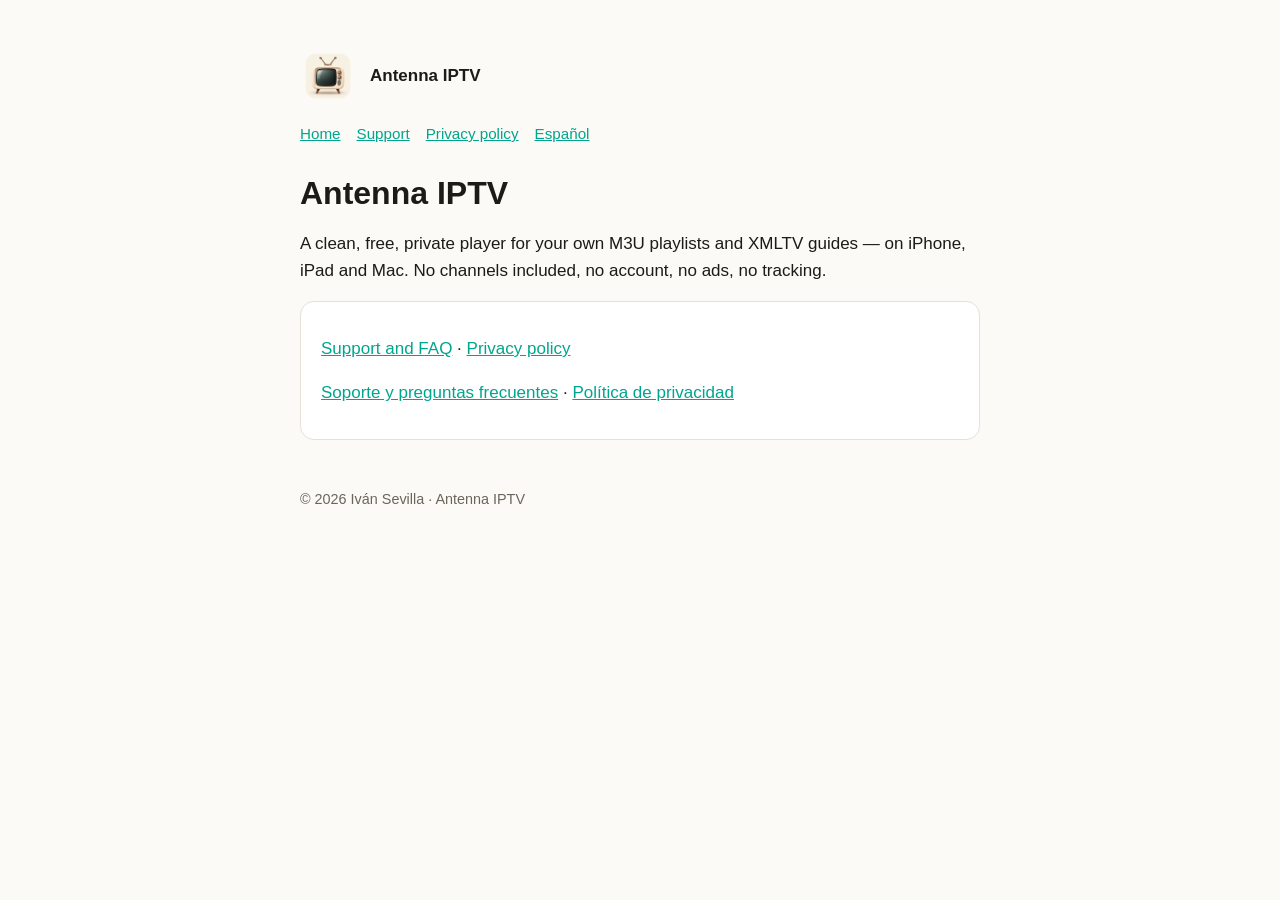
<file: index.html>
<!doctype html>
<html lang="en">
<head>
<meta charset="utf-8">
<meta name="viewport" content="width=device-width,initial-scale=1">
<title>Antenna IPTV</title>
<link rel="icon" href="icon.png">
<link rel="stylesheet" href="style.css">
</head>
<body>
<main>
<header class="top"><img src="icon.png" alt="Antenna IPTV"><strong>Antenna IPTV</strong></header>
<nav><a href="index.html">Home</a><a href="support.html">Support</a><a href="privacy.html">Privacy policy</a><a href="privacy-es.html" lang="es">Español</a></nav>

<h1>Antenna IPTV</h1>
<p>A clean, free, private player for your own M3U playlists and XMLTV guides — on iPhone, iPad and Mac. No channels included, no account, no ads, no tracking.</p>
<div class="card"><p><a href="support.html">Support and FAQ</a> · <a href="privacy.html">Privacy policy</a></p>
<p lang="es"><a href="support-es.html">Soporte y preguntas frecuentes</a> · <a href="privacy-es.html">Política de privacidad</a></p></div>

<footer>© 2026 Iván Sevilla · Antenna IPTV</footer>
</main>
</body>
</html>
</file>
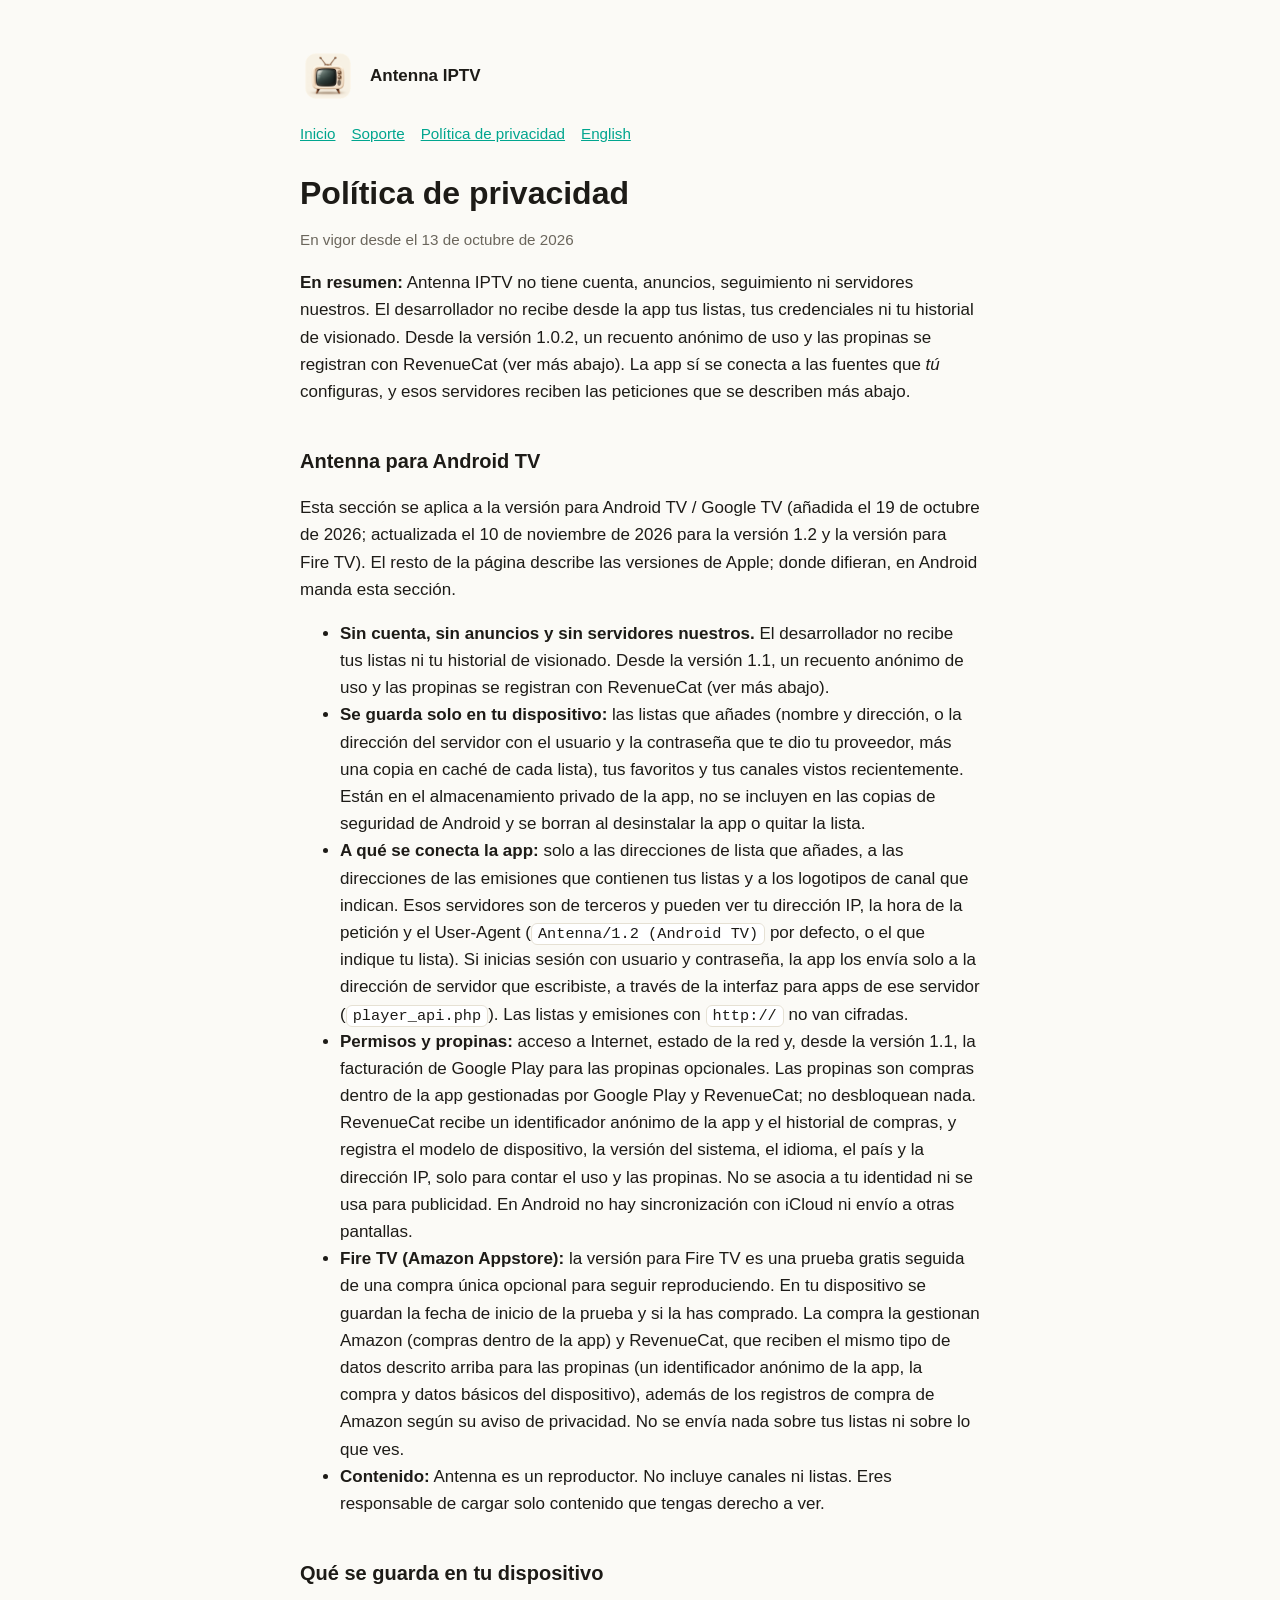
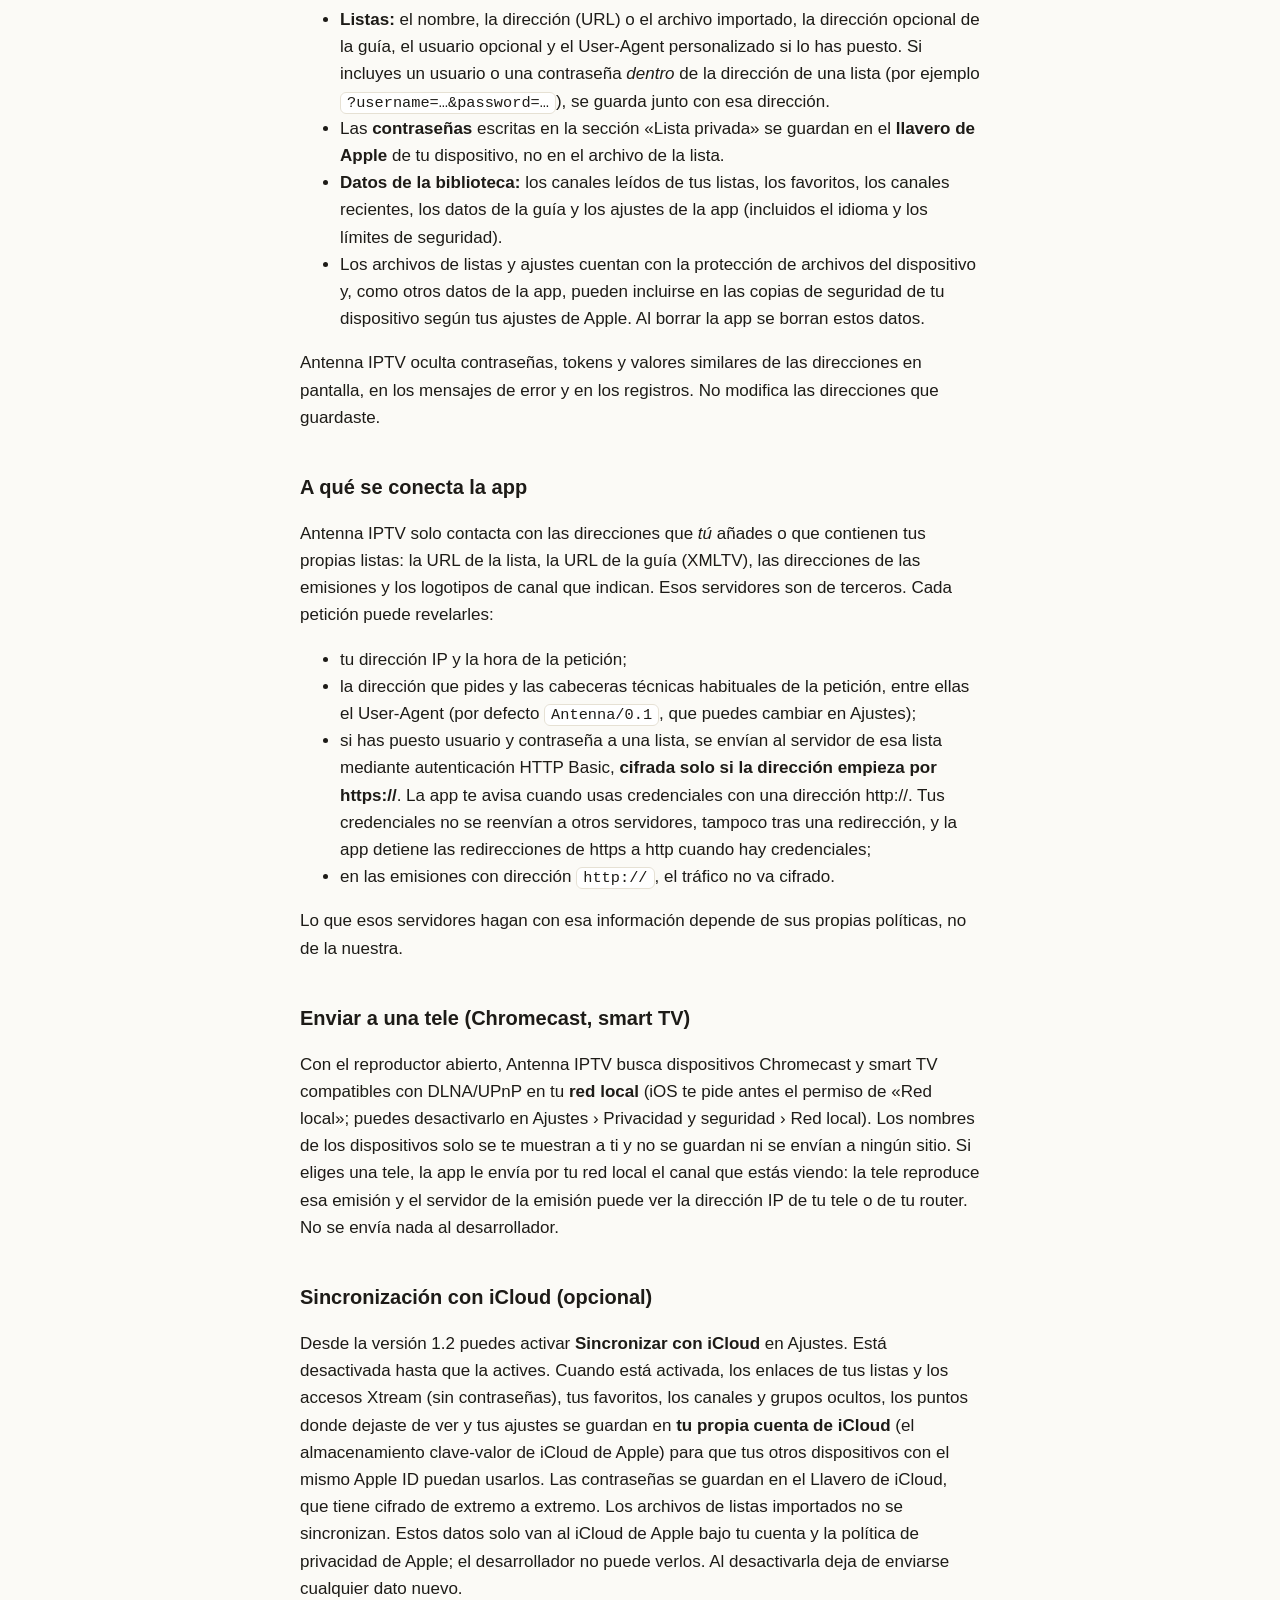
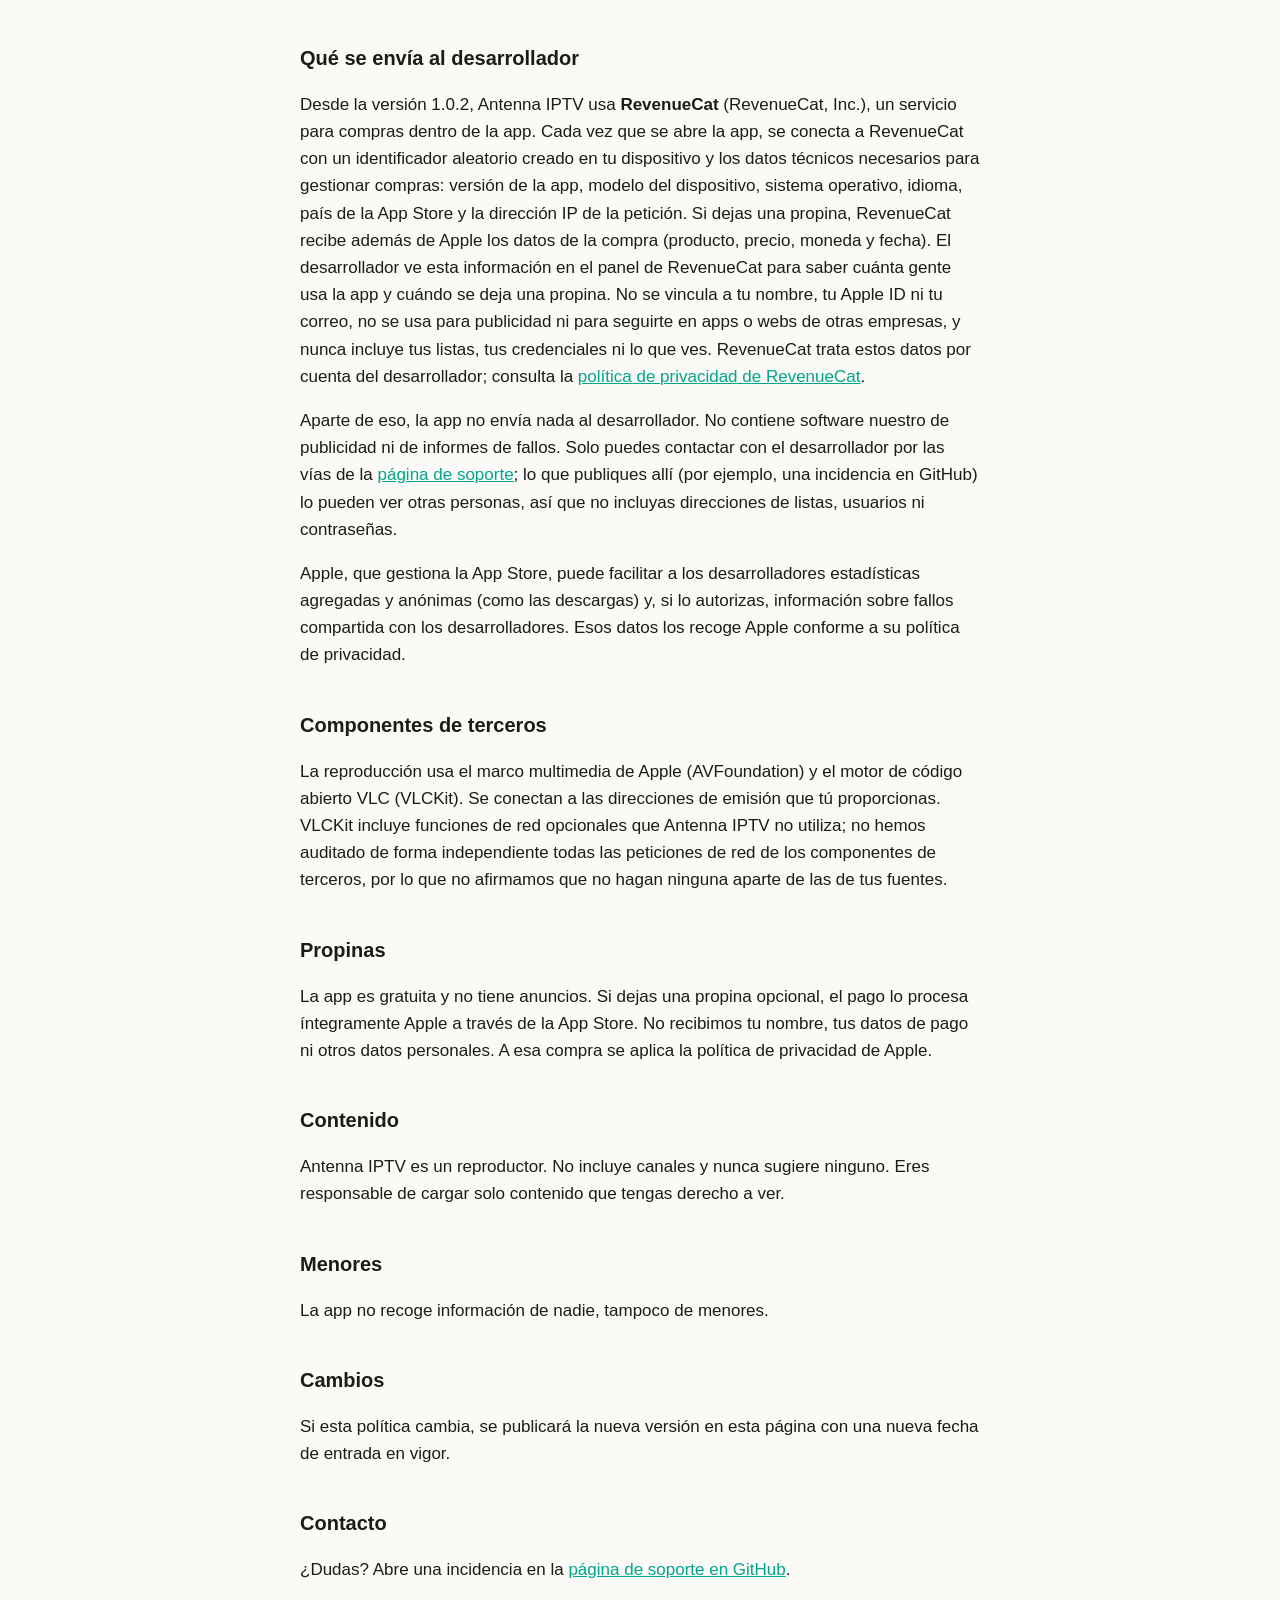
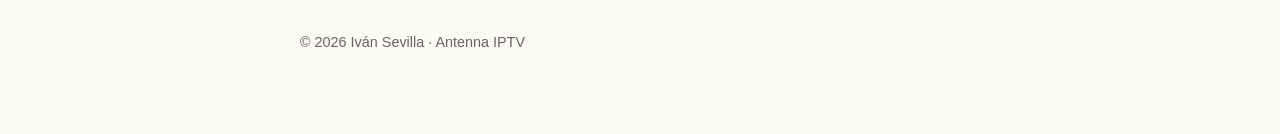
<file: privacy-es.html>
<!doctype html>
<html lang="es">
<head>
<meta charset="utf-8">
<meta name="viewport" content="width=device-width,initial-scale=1">
<title>Antenna IPTV – Política de privacidad</title>
<link rel="icon" href="icon.png">
<link rel="stylesheet" href="style.css">
</head>
<body>
<main>
<header class="top"><img src="icon.png" alt="Antenna IPTV"><strong>Antenna IPTV</strong></header>
<nav><a href="index.html">Inicio</a><a href="support-es.html">Soporte</a><a href="privacy-es.html">Política de privacidad</a><a href="privacy.html" lang="en">English</a></nav>

<h1>Política de privacidad</h1>
<p class="muted">En vigor desde el 13 de octubre de 2026</p>
<p><strong>En resumen:</strong> Antenna IPTV no tiene cuenta, anuncios, seguimiento ni servidores nuestros. El desarrollador no recibe desde la app tus listas, tus credenciales ni tu historial de visionado. Desde la versión 1.0.2, un recuento anónimo de uso y las propinas se registran con RevenueCat (ver más abajo). La app sí se conecta a las fuentes que <em>tú</em> configuras, y esos servidores reciben las peticiones que se describen más abajo.</p>

<h2>Antenna para Android TV</h2>
<p>Esta sección se aplica a la versión para Android TV / Google TV (añadida el 19 de octubre de 2026; actualizada el 10 de noviembre de 2026 para la versión 1.2 y la versión para Fire TV). El resto de la página describe las versiones de Apple; donde difieran, en Android manda esta sección.</p>
<ul>
<li><strong>Sin cuenta, sin anuncios y sin servidores nuestros.</strong> El desarrollador no recibe tus listas ni tu historial de visionado. Desde la versión 1.1, un recuento anónimo de uso y las propinas se registran con RevenueCat (ver más abajo).</li>
<li><strong>Se guarda solo en tu dispositivo:</strong> las listas que añades (nombre y dirección, o la dirección del servidor con el usuario y la contraseña que te dio tu proveedor, más una copia en caché de cada lista), tus favoritos y tus canales vistos recientemente. Están en el almacenamiento privado de la app, no se incluyen en las copias de seguridad de Android y se borran al desinstalar la app o quitar la lista.</li>
<li><strong>A qué se conecta la app:</strong> solo a las direcciones de lista que añades, a las direcciones de las emisiones que contienen tus listas y a los logotipos de canal que indican. Esos servidores son de terceros y pueden ver tu dirección IP, la hora de la petición y el User-Agent (<code>Antenna/1.2 (Android TV)</code> por defecto, o el que indique tu lista). Si inicias sesión con usuario y contraseña, la app los envía solo a la dirección de servidor que escribiste, a través de la interfaz para apps de ese servidor (<code>player_api.php</code>). Las listas y emisiones con <code>http://</code> no van cifradas.</li>
<li><strong>Permisos y propinas:</strong> acceso a Internet, estado de la red y, desde la versión 1.1, la facturación de Google Play para las propinas opcionales. Las propinas son compras dentro de la app gestionadas por Google Play y RevenueCat; no desbloquean nada. RevenueCat recibe un identificador anónimo de la app y el historial de compras, y registra el modelo de dispositivo, la versión del sistema, el idioma, el país y la dirección IP, solo para contar el uso y las propinas. No se asocia a tu identidad ni se usa para publicidad. En Android no hay sincronización con iCloud ni envío a otras pantallas.</li>
<li><strong>Fire TV (Amazon Appstore):</strong> la versión para Fire TV es una prueba gratis seguida de una compra única opcional para seguir reproduciendo. En tu dispositivo se guardan la fecha de inicio de la prueba y si la has comprado. La compra la gestionan Amazon (compras dentro de la app) y RevenueCat, que reciben el mismo tipo de datos descrito arriba para las propinas (un identificador anónimo de la app, la compra y datos básicos del dispositivo), además de los registros de compra de Amazon según su aviso de privacidad. No se envía nada sobre tus listas ni sobre lo que ves.</li>
<li><strong>Contenido:</strong> Antenna es un reproductor. No incluye canales ni listas. Eres responsable de cargar solo contenido que tengas derecho a ver.</li>
</ul>

<h2>Qué se guarda en tu dispositivo</h2>
<ul>
<li><strong>Listas:</strong> el nombre, la dirección (URL) o el archivo importado, la dirección opcional de la guía, el usuario opcional y el User-Agent personalizado si lo has puesto. Si incluyes un usuario o una contraseña <em>dentro</em> de la dirección de una lista (por ejemplo <code>?username=…&amp;password=…</code>), se guarda junto con esa dirección.</li>
<li>Las <strong>contraseñas</strong> escritas en la sección «Lista privada» se guardan en el <strong>llavero de Apple</strong> de tu dispositivo, no en el archivo de la lista.</li>
<li><strong>Datos de la biblioteca:</strong> los canales leídos de tus listas, los favoritos, los canales recientes, los datos de la guía y los ajustes de la app (incluidos el idioma y los límites de seguridad).</li>
<li>Los archivos de listas y ajustes cuentan con la protección de archivos del dispositivo y, como otros datos de la app, pueden incluirse en las copias de seguridad de tu dispositivo según tus ajustes de Apple. Al borrar la app se borran estos datos.</li>
</ul>
<p>Antenna IPTV oculta contraseñas, tokens y valores similares de las direcciones en pantalla, en los mensajes de error y en los registros. No modifica las direcciones que guardaste.</p>

<h2>A qué se conecta la app</h2>
<p>Antenna IPTV solo contacta con las direcciones que <em>tú</em> añades o que contienen tus propias listas: la URL de la lista, la URL de la guía (XMLTV), las direcciones de las emisiones y los logotipos de canal que indican. Esos servidores son de terceros. Cada petición puede revelarles:</p>
<ul>
<li>tu dirección IP y la hora de la petición;</li>
<li>la dirección que pides y las cabeceras técnicas habituales de la petición, entre ellas el User-Agent (por defecto <code>Antenna/0.1</code>, que puedes cambiar en Ajustes);</li>
<li>si has puesto usuario y contraseña a una lista, se envían al servidor de esa lista mediante autenticación HTTP Basic, <strong>cifrada solo si la dirección empieza por https://</strong>. La app te avisa cuando usas credenciales con una dirección http://. Tus credenciales no se reenvían a otros servidores, tampoco tras una redirección, y la app detiene las redirecciones de https a http cuando hay credenciales;</li>
<li>en las emisiones con dirección <code>http://</code>, el tráfico no va cifrado.</li>
</ul>
<p>Lo que esos servidores hagan con esa información depende de sus propias políticas, no de la nuestra.</p>

<h2>Enviar a una tele (Chromecast, smart TV)</h2>
<p>Con el reproductor abierto, Antenna IPTV busca dispositivos Chromecast y smart TV compatibles con DLNA/UPnP en tu <strong>red local</strong> (iOS te pide antes el permiso de «Red local»; puedes desactivarlo en Ajustes › Privacidad y seguridad › Red local). Los nombres de los dispositivos solo se te muestran a ti y no se guardan ni se envían a ningún sitio. Si eliges una tele, la app le envía por tu red local el canal que estás viendo: la tele reproduce esa emisión y el servidor de la emisión puede ver la dirección IP de tu tele o de tu router. No se envía nada al desarrollador.</p>

<h2>Sincronización con iCloud (opcional)</h2>
<p>Desde la versión 1.2 puedes activar <strong>Sincronizar con iCloud</strong> en Ajustes. Está desactivada hasta que la actives. Cuando está activada, los enlaces de tus listas y los accesos Xtream (sin contraseñas), tus favoritos, los canales y grupos ocultos, los puntos donde dejaste de ver y tus ajustes se guardan en <strong>tu propia cuenta de iCloud</strong> (el almacenamiento clave-valor de iCloud de Apple) para que tus otros dispositivos con el mismo Apple ID puedan usarlos. Las contraseñas se guardan en el Llavero de iCloud, que tiene cifrado de extremo a extremo. Los archivos de listas importados no se sincronizan. Estos datos solo van al iCloud de Apple bajo tu cuenta y la política de privacidad de Apple; el desarrollador no puede verlos. Al desactivarla deja de enviarse cualquier dato nuevo.</p>

<h2>Qué se envía al desarrollador</h2>
<p>Desde la versión 1.0.2, Antenna IPTV usa <strong>RevenueCat</strong> (RevenueCat, Inc.), un servicio para compras dentro de la app. Cada vez que se abre la app, se conecta a RevenueCat con un identificador aleatorio creado en tu dispositivo y los datos técnicos necesarios para gestionar compras: versión de la app, modelo del dispositivo, sistema operativo, idioma, país de la App Store y la dirección IP de la petición. Si dejas una propina, RevenueCat recibe además de Apple los datos de la compra (producto, precio, moneda y fecha). El desarrollador ve esta información en el panel de RevenueCat para saber cuánta gente usa la app y cuándo se deja una propina. No se vincula a tu nombre, tu Apple ID ni tu correo, no se usa para publicidad ni para seguirte en apps o webs de otras empresas, y nunca incluye tus listas, tus credenciales ni lo que ves. RevenueCat trata estos datos por cuenta del desarrollador; consulta la <a href="https://www.revenuecat.com/privacy">política de privacidad de RevenueCat</a>.</p>
<p>Aparte de eso, la app no envía nada al desarrollador. No contiene software nuestro de publicidad ni de informes de fallos. Solo puedes contactar con el desarrollador por las vías de la <a href="support-es.html">página de soporte</a>; lo que publiques allí (por ejemplo, una incidencia en GitHub) lo pueden ver otras personas, así que no incluyas direcciones de listas, usuarios ni contraseñas.</p>
<p>Apple, que gestiona la App Store, puede facilitar a los desarrolladores estadísticas agregadas y anónimas (como las descargas) y, si lo autorizas, información sobre fallos compartida con los desarrolladores. Esos datos los recoge Apple conforme a su política de privacidad.</p>

<h2>Componentes de terceros</h2>
<p>La reproducción usa el marco multimedia de Apple (AVFoundation) y el motor de código abierto VLC (VLCKit). Se conectan a las direcciones de emisión que tú proporcionas. VLCKit incluye funciones de red opcionales que Antenna IPTV no utiliza; no hemos auditado de forma independiente todas las peticiones de red de los componentes de terceros, por lo que no afirmamos que no hagan ninguna aparte de las de tus fuentes.</p>

<h2>Propinas</h2>
<p>La app es gratuita y no tiene anuncios. Si dejas una propina opcional, el pago lo procesa íntegramente Apple a través de la App Store. No recibimos tu nombre, tus datos de pago ni otros datos personales. A esa compra se aplica la política de privacidad de Apple.</p>

<h2>Contenido</h2>
<p>Antenna IPTV es un reproductor. No incluye canales y nunca sugiere ninguno. Eres responsable de cargar solo contenido que tengas derecho a ver.</p>

<h2>Menores</h2>
<p>La app no recoge información de nadie, tampoco de menores.</p>

<h2>Cambios</h2>
<p>Si esta política cambia, se publicará la nueva versión en esta página con una nueva fecha de entrada en vigor.</p>

<h2>Contacto</h2>
<p>¿Dudas? Abre una incidencia en la <a href="https://github.com/ivansevilla99/antenna-support/issues">página de soporte en GitHub</a>.</p>

<footer>© 2026 Iván Sevilla · Antenna IPTV</footer>
</main>
</body>
</html>
</file>
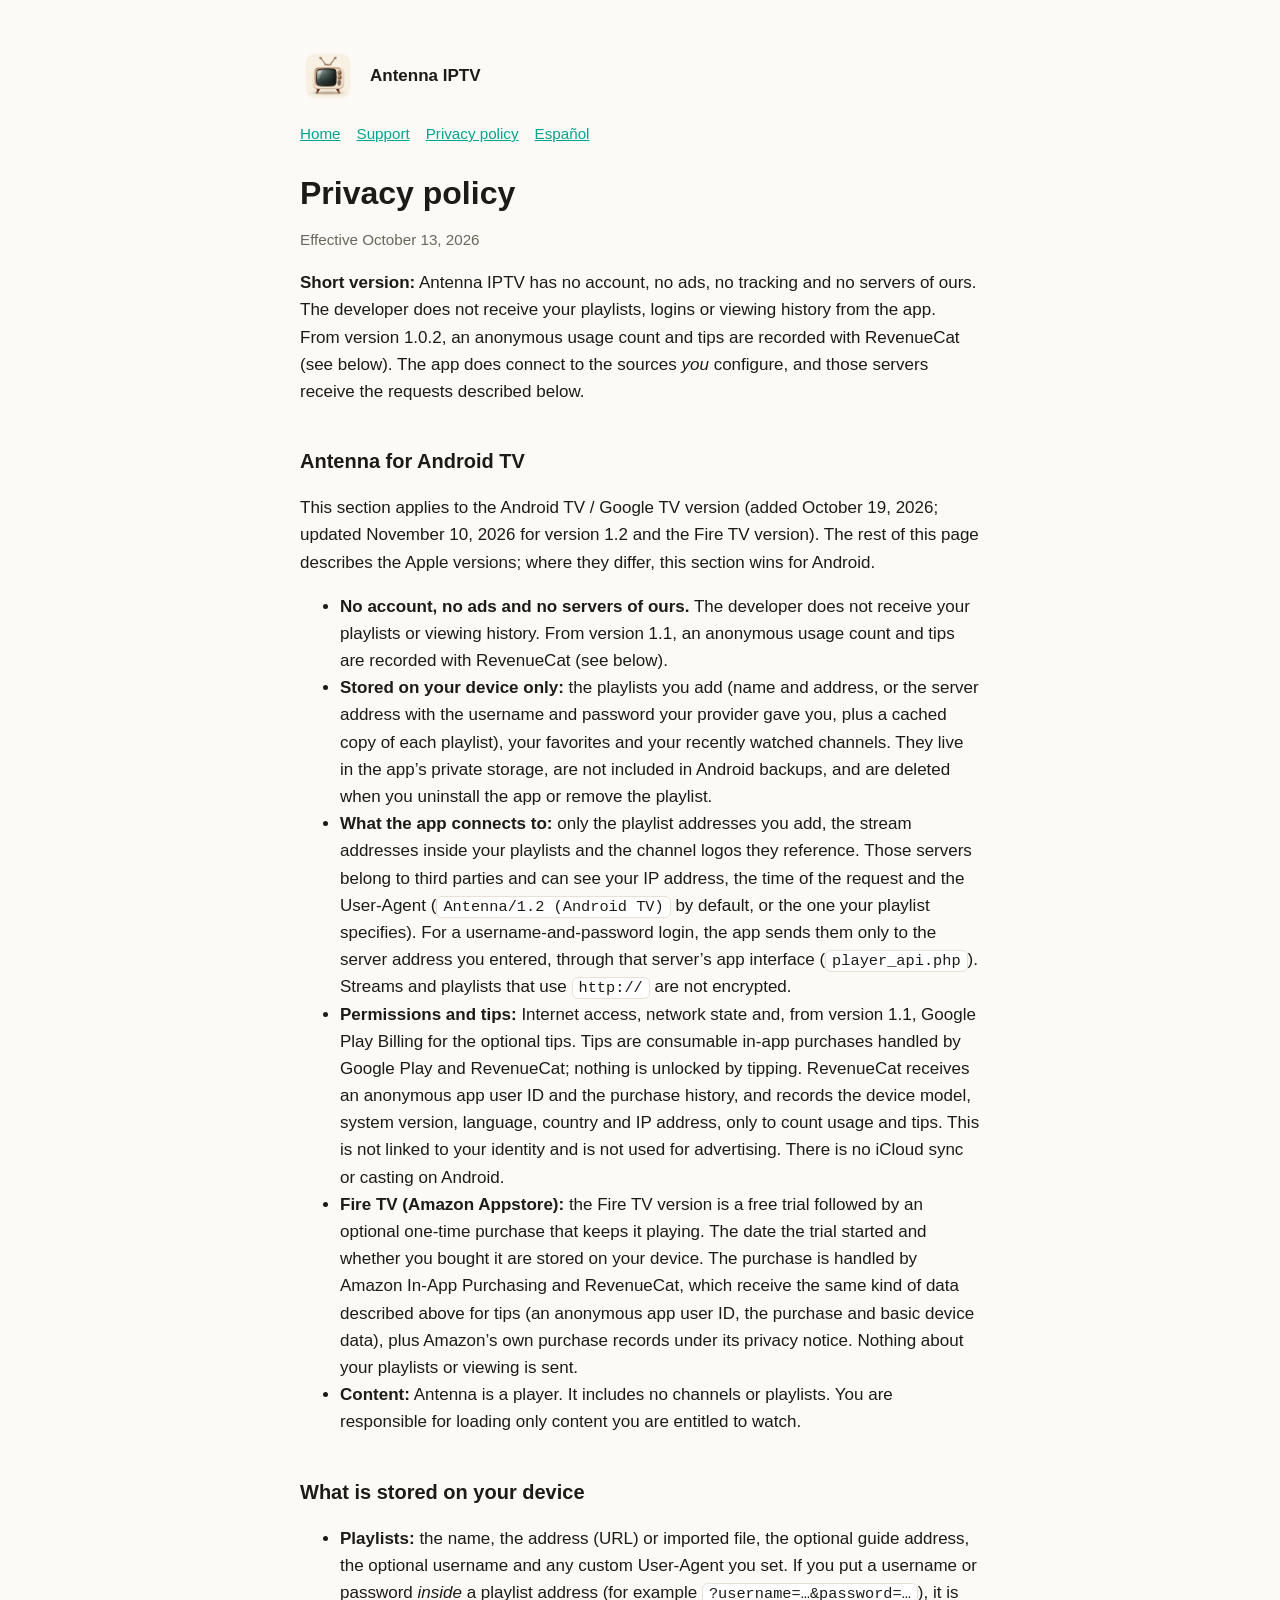
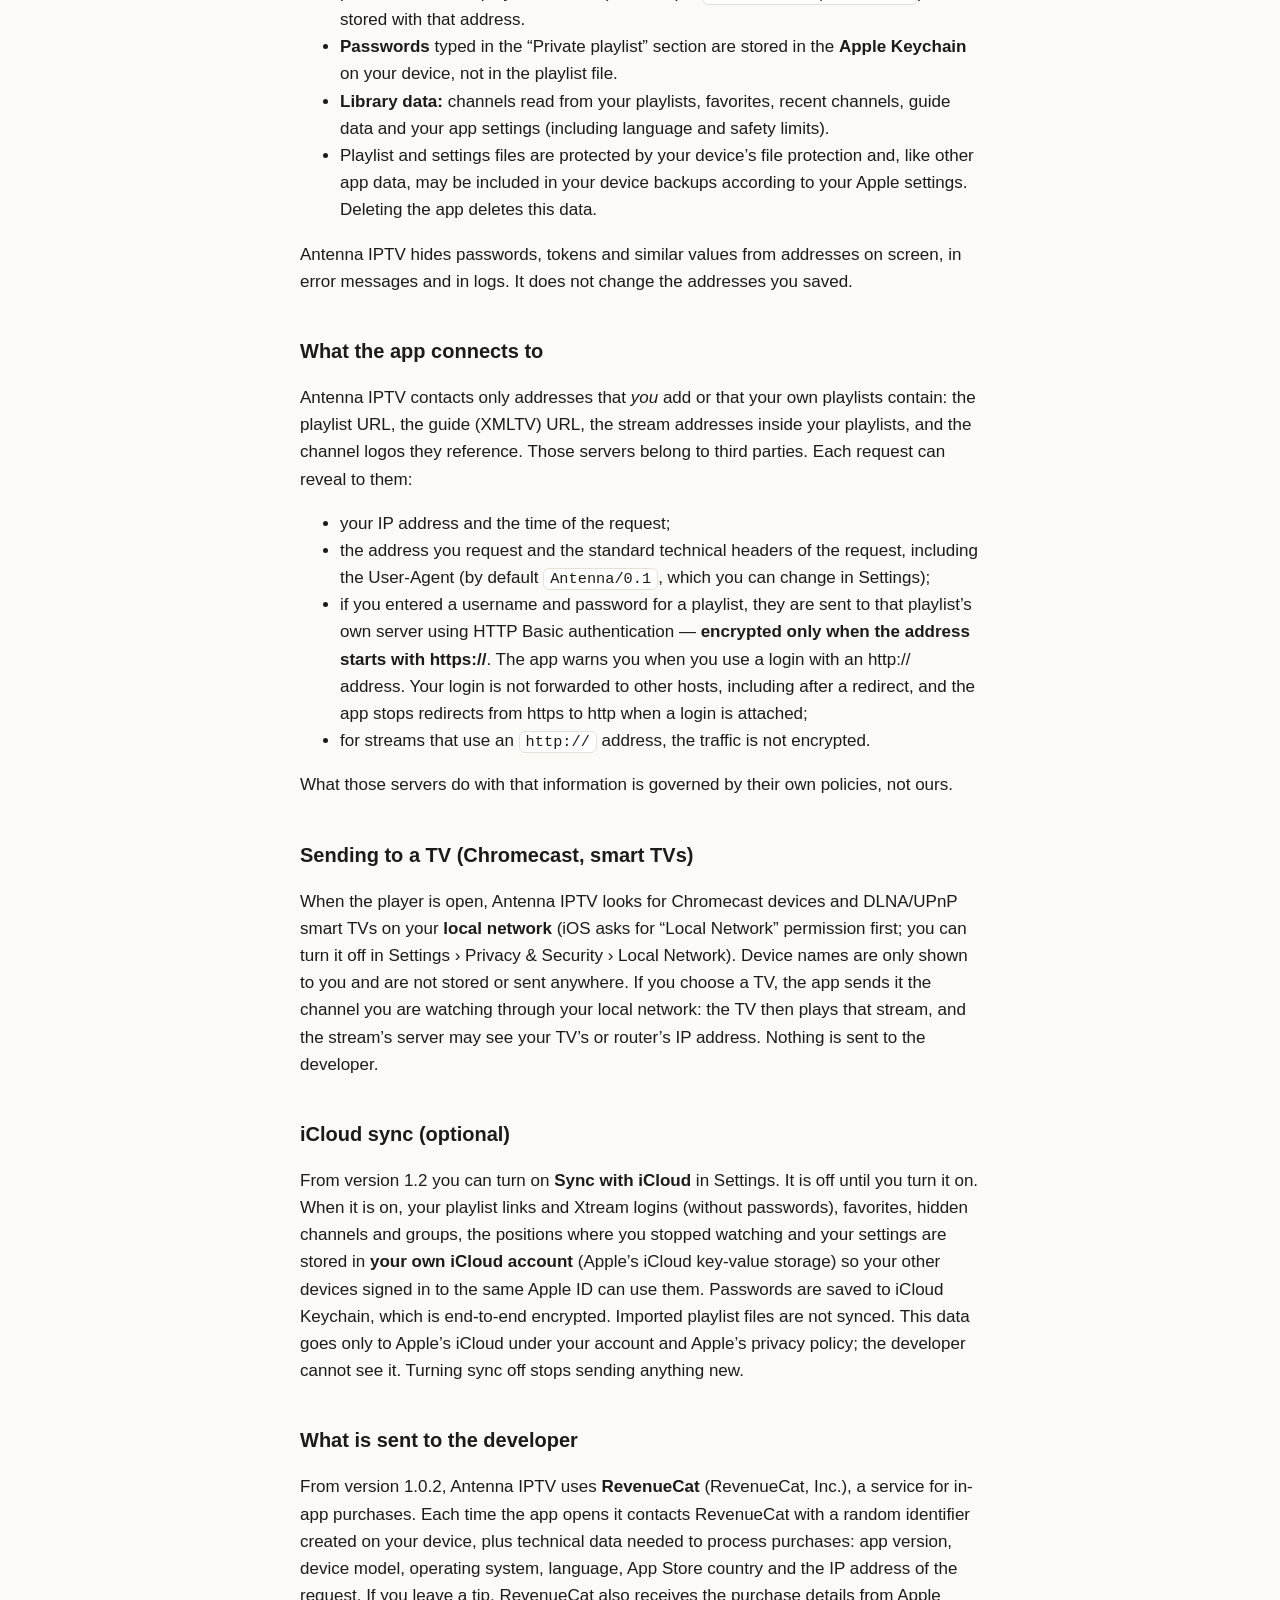
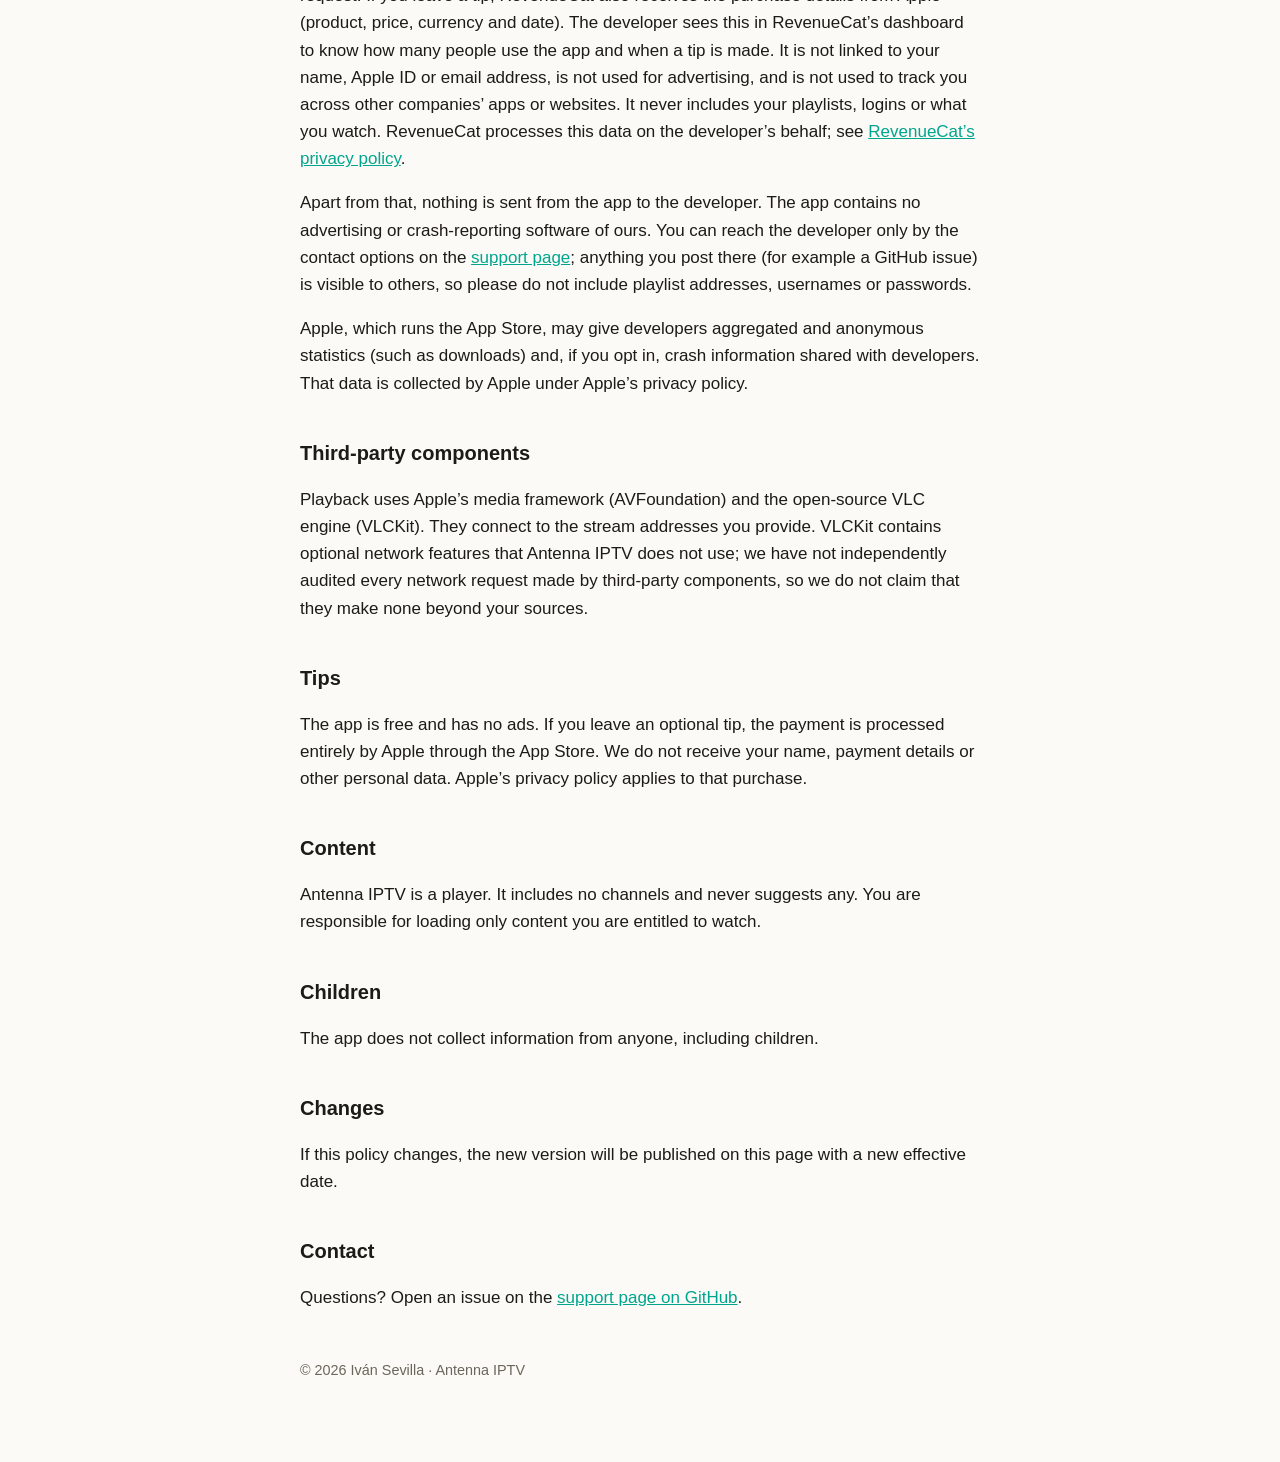
<file: privacy.html>
<!doctype html>
<html lang="en">
<head>
<meta charset="utf-8">
<meta name="viewport" content="width=device-width,initial-scale=1">
<title>Antenna IPTV – Privacy policy</title>
<link rel="icon" href="icon.png">
<link rel="stylesheet" href="style.css">
</head>
<body>
<main>
<header class="top"><img src="icon.png" alt="Antenna IPTV"><strong>Antenna IPTV</strong></header>
<nav><a href="index.html">Home</a><a href="support.html">Support</a><a href="privacy.html">Privacy policy</a><a href="privacy-es.html" lang="es">Español</a></nav>

<h1>Privacy policy</h1>
<p class="muted">Effective October 13, 2026</p>
<p><strong>Short version:</strong> Antenna IPTV has no account, no ads, no tracking and no servers of ours. The developer does not receive your playlists, logins or viewing history from the app. From version 1.0.2, an anonymous usage count and tips are recorded with RevenueCat (see below). The app does connect to the sources <em>you</em> configure, and those servers receive the requests described below.</p>

<h2>Antenna for Android TV</h2>
<p>This section applies to the Android TV / Google TV version (added October 19, 2026; updated November 10, 2026 for version 1.2 and the Fire TV version). The rest of this page describes the Apple versions; where they differ, this section wins for Android.</p>
<ul>
<li><strong>No account, no ads and no servers of ours.</strong> The developer does not receive your playlists or viewing history. From version 1.1, an anonymous usage count and tips are recorded with RevenueCat (see below).</li>
<li><strong>Stored on your device only:</strong> the playlists you add (name and address, or the server address with the username and password your provider gave you, plus a cached copy of each playlist), your favorites and your recently watched channels. They live in the app&rsquo;s private storage, are not included in Android backups, and are deleted when you uninstall the app or remove the playlist.</li>
<li><strong>What the app connects to:</strong> only the playlist addresses you add, the stream addresses inside your playlists and the channel logos they reference. Those servers belong to third parties and can see your IP address, the time of the request and the User-Agent (<code>Antenna/1.2 (Android TV)</code> by default, or the one your playlist specifies). For a username-and-password login, the app sends them only to the server address you entered, through that server&rsquo;s app interface (<code>player_api.php</code>). Streams and playlists that use <code>http://</code> are not encrypted.</li>
<li><strong>Permissions and tips:</strong> Internet access, network state and, from version 1.1, Google Play Billing for the optional tips. Tips are consumable in-app purchases handled by Google Play and RevenueCat; nothing is unlocked by tipping. RevenueCat receives an anonymous app user ID and the purchase history, and records the device model, system version, language, country and IP address, only to count usage and tips. This is not linked to your identity and is not used for advertising. There is no iCloud sync or casting on Android.</li>
<li><strong>Fire TV (Amazon Appstore):</strong> the Fire TV version is a free trial followed by an optional one-time purchase that keeps it playing. The date the trial started and whether you bought it are stored on your device. The purchase is handled by Amazon In-App Purchasing and RevenueCat, which receive the same kind of data described above for tips (an anonymous app user ID, the purchase and basic device data), plus Amazon&rsquo;s own purchase records under its privacy notice. Nothing about your playlists or viewing is sent.</li>
<li><strong>Content:</strong> Antenna is a player. It includes no channels or playlists. You are responsible for loading only content you are entitled to watch.</li>
</ul>

<h2>What is stored on your device</h2>
<ul>
<li><strong>Playlists:</strong> the name, the address (URL) or imported file, the optional guide address, the optional username and any custom User-Agent you set. If you put a username or password <em>inside</em> a playlist address (for example <code>?username=…&amp;password=…</code>), it is stored with that address.</li>
<li><strong>Passwords</strong> typed in the “Private playlist” section are stored in the <strong>Apple Keychain</strong> on your device, not in the playlist file.</li>
<li><strong>Library data:</strong> channels read from your playlists, favorites, recent channels, guide data and your app settings (including language and safety limits).</li>
<li>Playlist and settings files are protected by your device’s file protection and, like other app data, may be included in your device backups according to your Apple settings. Deleting the app deletes this data.</li>
</ul>
<p>Antenna IPTV hides passwords, tokens and similar values from addresses on screen, in error messages and in logs. It does not change the addresses you saved.</p>

<h2>What the app connects to</h2>
<p>Antenna IPTV contacts only addresses that <em>you</em> add or that your own playlists contain: the playlist URL, the guide (XMLTV) URL, the stream addresses inside your playlists, and the channel logos they reference. Those servers belong to third parties. Each request can reveal to them:</p>
<ul>
<li>your IP address and the time of the request;</li>
<li>the address you request and the standard technical headers of the request, including the User-Agent (by default <code>Antenna/0.1</code>, which you can change in Settings);</li>
<li>if you entered a username and password for a playlist, they are sent to that playlist’s own server using HTTP Basic authentication — <strong>encrypted only when the address starts with https://</strong>. The app warns you when you use a login with an http:// address. Your login is not forwarded to other hosts, including after a redirect, and the app stops redirects from https to http when a login is attached;</li>
<li>for streams that use an <code>http://</code> address, the traffic is not encrypted.</li>
</ul>
<p>What those servers do with that information is governed by their own policies, not ours.</p>

<h2>Sending to a TV (Chromecast, smart TVs)</h2>
<p>When the player is open, Antenna IPTV looks for Chromecast devices and DLNA/UPnP smart TVs on your <strong>local network</strong> (iOS asks for “Local Network” permission first; you can turn it off in Settings › Privacy &amp; Security › Local Network). Device names are only shown to you and are not stored or sent anywhere. If you choose a TV, the app sends it the channel you are watching through your local network: the TV then plays that stream, and the stream’s server may see your TV’s or router’s IP address. Nothing is sent to the developer.</p>

<h2>iCloud sync (optional)</h2>
<p>From version 1.2 you can turn on <strong>Sync with iCloud</strong> in Settings. It is off until you turn it on. When it is on, your playlist links and Xtream logins (without passwords), favorites, hidden channels and groups, the positions where you stopped watching and your settings are stored in <strong>your own iCloud account</strong> (Apple’s iCloud key-value storage) so your other devices signed in to the same Apple ID can use them. Passwords are saved to iCloud Keychain, which is end-to-end encrypted. Imported playlist files are not synced. This data goes only to Apple’s iCloud under your account and Apple’s privacy policy; the developer cannot see it. Turning sync off stops sending anything new.</p>

<h2>What is sent to the developer</h2>
<p>From version 1.0.2, Antenna IPTV uses <strong>RevenueCat</strong> (RevenueCat, Inc.), a service for in-app purchases. Each time the app opens it contacts RevenueCat with a random identifier created on your device, plus technical data needed to process purchases: app version, device model, operating system, language, App Store country and the IP address of the request. If you leave a tip, RevenueCat also receives the purchase details from Apple (product, price, currency and date). The developer sees this in RevenueCat’s dashboard to know how many people use the app and when a tip is made. It is not linked to your name, Apple ID or email address, is not used for advertising, and is not used to track you across other companies’ apps or websites. It never includes your playlists, logins or what you watch. RevenueCat processes this data on the developer’s behalf; see <a href="https://www.revenuecat.com/privacy">RevenueCat’s privacy policy</a>.</p>
<p>Apart from that, nothing is sent from the app to the developer. The app contains no advertising or crash-reporting software of ours. You can reach the developer only by the contact options on the <a href="support.html">support page</a>; anything you post there (for example a GitHub issue) is visible to others, so please do not include playlist addresses, usernames or passwords.</p>
<p>Apple, which runs the App Store, may give developers aggregated and anonymous statistics (such as downloads) and, if you opt in, crash information shared with developers. That data is collected by Apple under Apple’s privacy policy.</p>

<h2>Third-party components</h2>
<p>Playback uses Apple’s media framework (AVFoundation) and the open-source VLC engine (VLCKit). They connect to the stream addresses you provide. VLCKit contains optional network features that Antenna IPTV does not use; we have not independently audited every network request made by third-party components, so we do not claim that they make none beyond your sources.</p>

<h2>Tips</h2>
<p>The app is free and has no ads. If you leave an optional tip, the payment is processed entirely by Apple through the App Store. We do not receive your name, payment details or other personal data. Apple’s privacy policy applies to that purchase.</p>

<h2>Content</h2>
<p>Antenna IPTV is a player. It includes no channels and never suggests any. You are responsible for loading only content you are entitled to watch.</p>

<h2>Children</h2>
<p>The app does not collect information from anyone, including children.</p>

<h2>Changes</h2>
<p>If this policy changes, the new version will be published on this page with a new effective date.</p>

<h2>Contact</h2>
<p>Questions? Open an issue on the <a href="https://github.com/ivansevilla99/antenna-support/issues">support page on GitHub</a>.</p>

<footer>© 2026 Iván Sevilla · Antenna IPTV</footer>
</main>
</body>
</html>
</file>
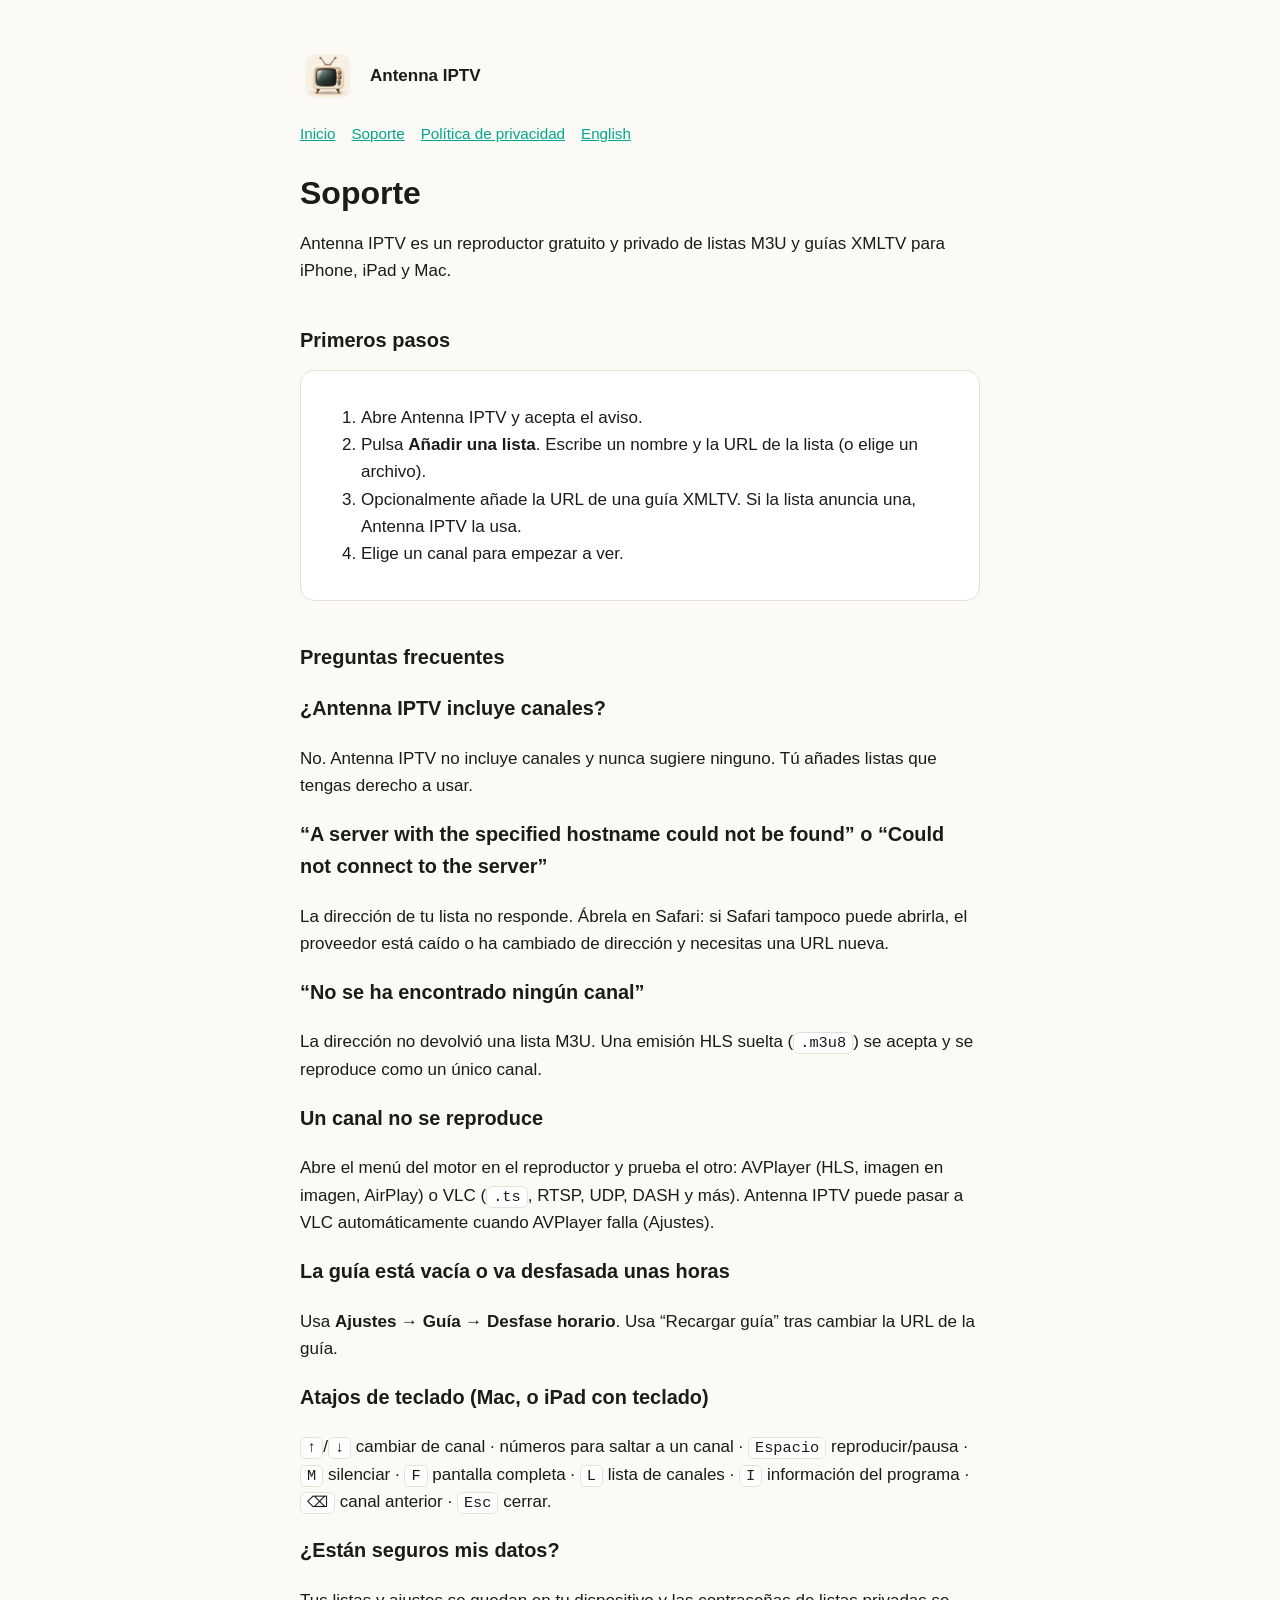
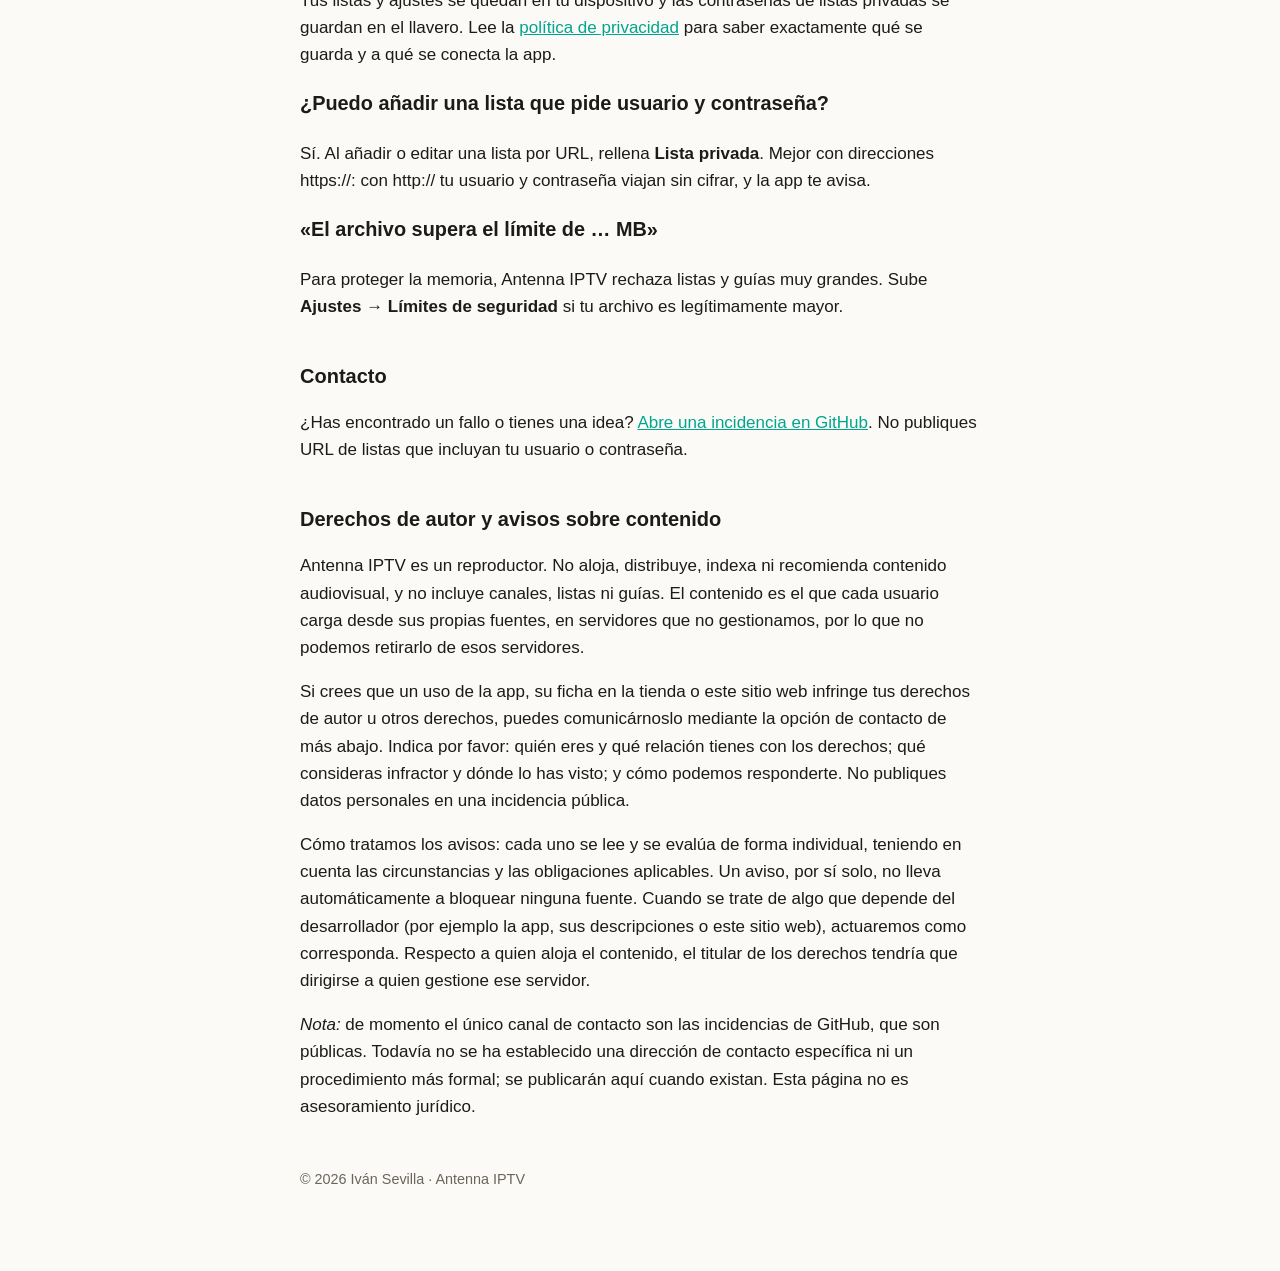
<file: support-es.html>
<!doctype html>
<html lang="es">
<head>
<meta charset="utf-8">
<meta name="viewport" content="width=device-width,initial-scale=1">
<title>Antenna IPTV – Soporte</title>
<link rel="icon" href="icon.png">
<link rel="stylesheet" href="style.css">
</head>
<body>
<main>
<header class="top"><img src="icon.png" alt="Antenna IPTV"><strong>Antenna IPTV</strong></header>
<nav><a href="index.html">Inicio</a><a href="support-es.html">Soporte</a><a href="privacy-es.html">Política de privacidad</a><a href="privacy.html" lang="en">English</a></nav>

<h1>Soporte</h1>
<p>Antenna IPTV es un reproductor gratuito y privado de listas M3U y guías XMLTV para iPhone, iPad y Mac.</p>

<h2>Primeros pasos</h2>
<div class="card">
<ol>
<li>Abre Antenna IPTV y acepta el aviso.</li>
<li>Pulsa <strong>Añadir una lista</strong>. Escribe un nombre y la URL de la lista (o elige un archivo).</li>
<li>Opcionalmente añade la URL de una guía XMLTV. Si la lista anuncia una, Antenna IPTV la usa.</li>
<li>Elige un canal para empezar a ver.</li>
</ol>
</div>

<h2>Preguntas frecuentes</h2>
<h3>¿Antenna IPTV incluye canales?</h3>
<p>No. Antenna IPTV no incluye canales y nunca sugiere ninguno. Tú añades listas que tengas derecho a usar.</p>
<h3>“A server with the specified hostname could not be found” o “Could not connect to the server”</h3>
<p>La dirección de tu lista no responde. Ábrela en Safari: si Safari tampoco puede abrirla, el proveedor está caído o ha cambiado de dirección y necesitas una URL nueva.</p>
<h3>“No se ha encontrado ningún canal”</h3>
<p>La dirección no devolvió una lista M3U. Una emisión HLS suelta (<code>.m3u8</code>) se acepta y se reproduce como un único canal.</p>
<h3>Un canal no se reproduce</h3>
<p>Abre el menú del motor en el reproductor y prueba el otro: AVPlayer (HLS, imagen en imagen, AirPlay) o VLC (<code>.ts</code>, RTSP, UDP, DASH y más). Antenna IPTV puede pasar a VLC automáticamente cuando AVPlayer falla (Ajustes).</p>
<h3>La guía está vacía o va desfasada unas horas</h3>
<p>Usa <strong>Ajustes → Guía → Desfase horario</strong>. Usa “Recargar guía” tras cambiar la URL de la guía.</p>
<h3>Atajos de teclado (Mac, o iPad con teclado)</h3>
<p><kbd>↑</kbd>/<kbd>↓</kbd> cambiar de canal · números para saltar a un canal · <kbd>Espacio</kbd> reproducir/pausa · <kbd>M</kbd> silenciar · <kbd>F</kbd> pantalla completa · <kbd>L</kbd> lista de canales · <kbd>I</kbd> información del programa · <kbd>⌫</kbd> canal anterior · <kbd>Esc</kbd> cerrar.</p>
<h3>¿Están seguros mis datos?</h3>
<p>Tus listas y ajustes se quedan en tu dispositivo y las contraseñas de listas privadas se guardan en el llavero. Lee la <a href="privacy-es.html">política de privacidad</a> para saber exactamente qué se guarda y a qué se conecta la app.</p>
<h3>¿Puedo añadir una lista que pide usuario y contraseña?</h3>
<p>Sí. Al añadir o editar una lista por URL, rellena <strong>Lista privada</strong>. Mejor con direcciones https://: con http:// tu usuario y contraseña viajan sin cifrar, y la app te avisa.</p>
<h3>«El archivo supera el límite de … MB»</h3>
<p>Para proteger la memoria, Antenna IPTV rechaza listas y guías muy grandes. Sube <strong>Ajustes → Límites de seguridad</strong> si tu archivo es legítimamente mayor.</p>

<h2>Contacto</h2>
<p>¿Has encontrado un fallo o tienes una idea? <a href="https://github.com/ivansevilla99/antenna-support/issues">Abre una incidencia en GitHub</a>. No publiques URL de listas que incluyan tu usuario o contraseña.</p>

<h2>Derechos de autor y avisos sobre contenido</h2>
<p>Antenna IPTV es un reproductor. No aloja, distribuye, indexa ni recomienda contenido audiovisual, y no incluye canales, listas ni guías. El contenido es el que cada usuario carga desde sus propias fuentes, en servidores que no gestionamos, por lo que no podemos retirarlo de esos servidores.</p>
<p>Si crees que un uso de la app, su ficha en la tienda o este sitio web infringe tus derechos de autor u otros derechos, puedes comunicárnoslo mediante la opción de contacto de más abajo. Indica por favor: quién eres y qué relación tienes con los derechos; qué consideras infractor y dónde lo has visto; y cómo podemos responderte. No publiques datos personales en una incidencia pública.</p>
<p>Cómo tratamos los avisos: cada uno se lee y se evalúa de forma individual, teniendo en cuenta las circunstancias y las obligaciones aplicables. Un aviso, por sí solo, no lleva automáticamente a bloquear ninguna fuente. Cuando se trate de algo que depende del desarrollador (por ejemplo la app, sus descripciones o este sitio web), actuaremos como corresponda. Respecto a quien aloja el contenido, el titular de los derechos tendría que dirigirse a quien gestione ese servidor.</p>
<p><em>Nota:</em> de momento el único canal de contacto son las incidencias de GitHub, que son públicas. Todavía no se ha establecido una dirección de contacto específica ni un procedimiento más formal; se publicarán aquí cuando existan. Esta página no es asesoramiento jurídico.</p>

<footer>© 2026 Iván Sevilla · Antenna IPTV</footer>
</main>
</body>
</html>
</file>
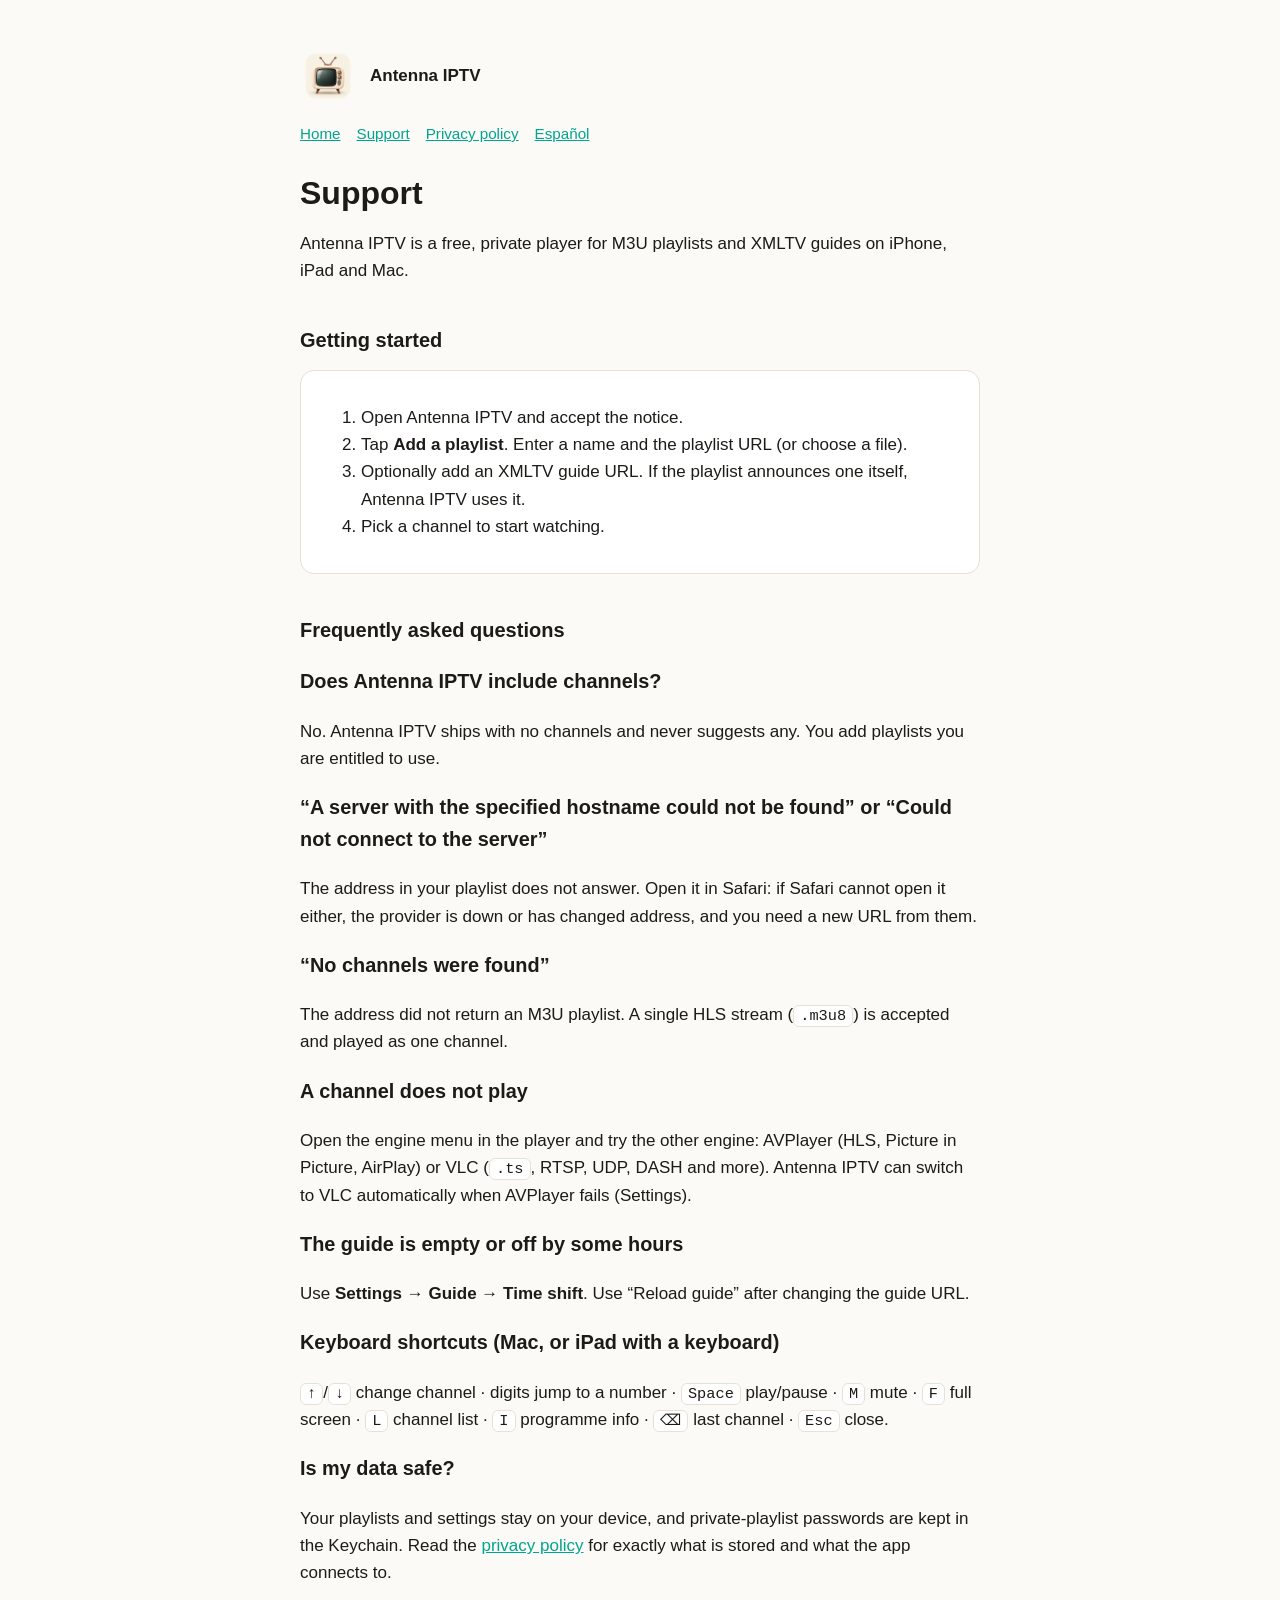
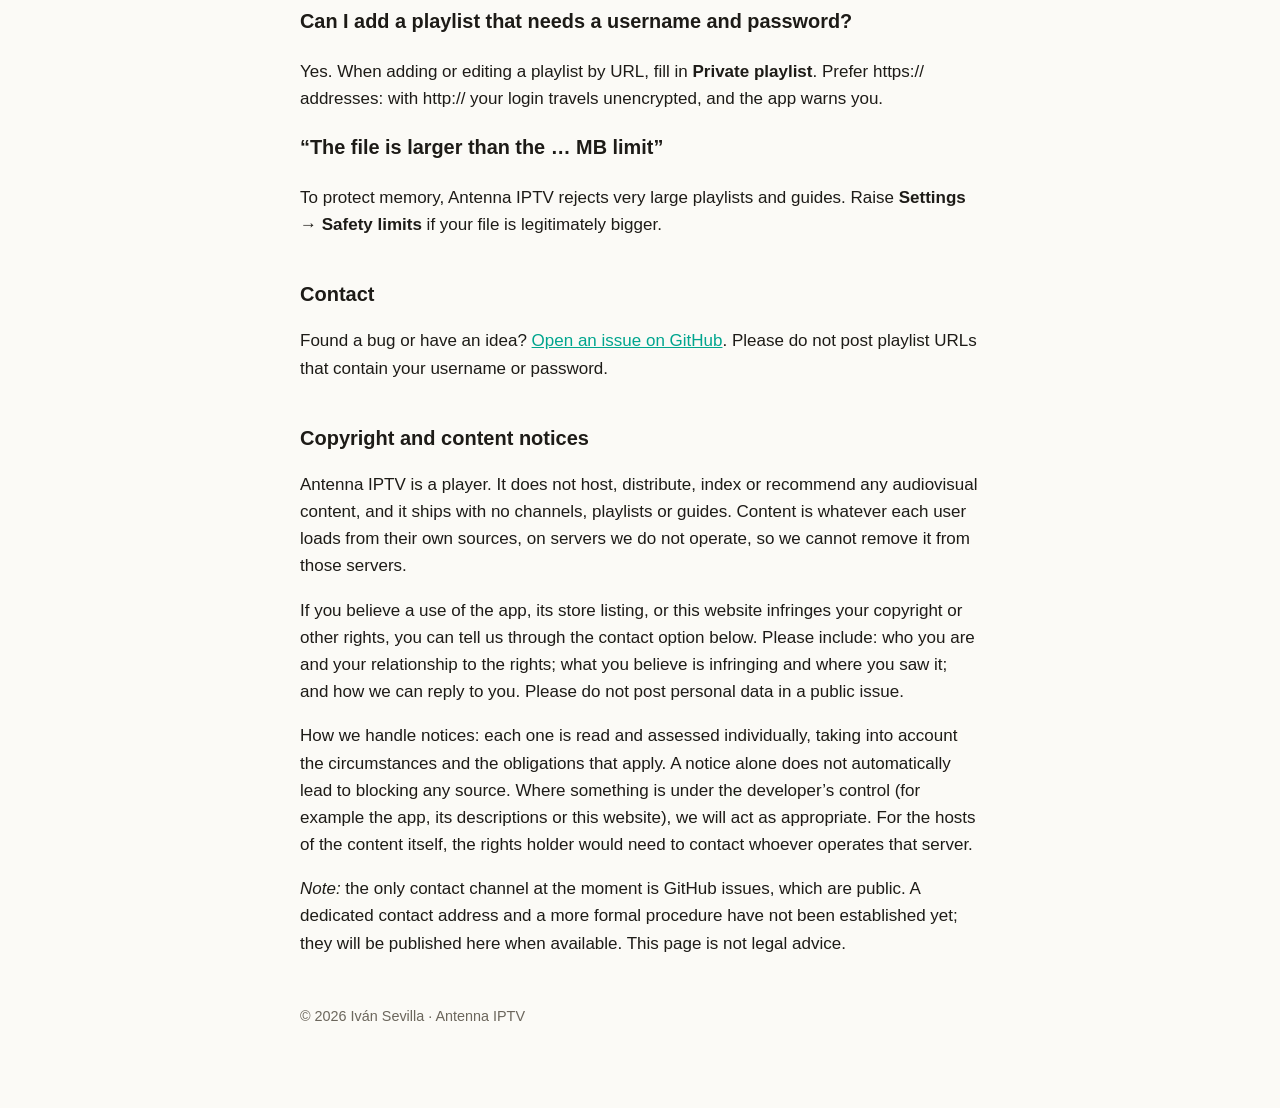
<file: support.html>
<!doctype html>
<html lang="en">
<head>
<meta charset="utf-8">
<meta name="viewport" content="width=device-width,initial-scale=1">
<title>Antenna IPTV – Support</title>
<link rel="icon" href="icon.png">
<link rel="stylesheet" href="style.css">
</head>
<body>
<main>
<header class="top"><img src="icon.png" alt="Antenna IPTV"><strong>Antenna IPTV</strong></header>
<nav><a href="index.html">Home</a><a href="support.html">Support</a><a href="privacy.html">Privacy policy</a><a href="privacy-es.html" lang="es">Español</a></nav>

<h1>Support</h1>
<p>Antenna IPTV is a free, private player for M3U playlists and XMLTV guides on iPhone, iPad and Mac.</p>

<h2>Getting started</h2>
<div class="card">
<ol>
<li>Open Antenna IPTV and accept the notice.</li>
<li>Tap <strong>Add a playlist</strong>. Enter a name and the playlist URL (or choose a file).</li>
<li>Optionally add an XMLTV guide URL. If the playlist announces one itself, Antenna IPTV uses it.</li>
<li>Pick a channel to start watching.</li>
</ol>
</div>

<h2>Frequently asked questions</h2>
<h3>Does Antenna IPTV include channels?</h3>
<p>No. Antenna IPTV ships with no channels and never suggests any. You add playlists you are entitled to use.</p>
<h3>“A server with the specified hostname could not be found” or “Could not connect to the server”</h3>
<p>The address in your playlist does not answer. Open it in Safari: if Safari cannot open it either, the provider is down or has changed address, and you need a new URL from them.</p>
<h3>“No channels were found”</h3>
<p>The address did not return an M3U playlist. A single HLS stream (<code>.m3u8</code>) is accepted and played as one channel.</p>
<h3>A channel does not play</h3>
<p>Open the engine menu in the player and try the other engine: AVPlayer (HLS, Picture in Picture, AirPlay) or VLC (<code>.ts</code>, RTSP, UDP, DASH and more). Antenna IPTV can switch to VLC automatically when AVPlayer fails (Settings).</p>
<h3>The guide is empty or off by some hours</h3>
<p>Use <strong>Settings → Guide → Time shift</strong>. Use “Reload guide” after changing the guide URL.</p>
<h3>Keyboard shortcuts (Mac, or iPad with a keyboard)</h3>
<p><kbd>↑</kbd>/<kbd>↓</kbd> change channel · digits jump to a number · <kbd>Space</kbd> play/pause · <kbd>M</kbd> mute · <kbd>F</kbd> full screen · <kbd>L</kbd> channel list · <kbd>I</kbd> programme info · <kbd>⌫</kbd> last channel · <kbd>Esc</kbd> close.</p>
<h3>Is my data safe?</h3>
<p>Your playlists and settings stay on your device, and private-playlist passwords are kept in the Keychain. Read the <a href="privacy.html">privacy policy</a> for exactly what is stored and what the app connects to.</p>
<h3>Can I add a playlist that needs a username and password?</h3>
<p>Yes. When adding or editing a playlist by URL, fill in <strong>Private playlist</strong>. Prefer https:// addresses: with http:// your login travels unencrypted, and the app warns you.</p>
<h3>“The file is larger than the … MB limit”</h3>
<p>To protect memory, Antenna IPTV rejects very large playlists and guides. Raise <strong>Settings → Safety limits</strong> if your file is legitimately bigger.</p>

<h2>Contact</h2>
<p>Found a bug or have an idea? <a href="https://github.com/ivansevilla99/antenna-support/issues">Open an issue on GitHub</a>. Please do not post playlist URLs that contain your username or password.</p>

<h2>Copyright and content notices</h2>
<p>Antenna IPTV is a player. It does not host, distribute, index or recommend any audiovisual content, and it ships with no channels, playlists or guides. Content is whatever each user loads from their own sources, on servers we do not operate, so we cannot remove it from those servers.</p>
<p>If you believe a use of the app, its store listing, or this website infringes your copyright or other rights, you can tell us through the contact option below. Please include: who you are and your relationship to the rights; what you believe is infringing and where you saw it; and how we can reply to you. Please do not post personal data in a public issue.</p>
<p>How we handle notices: each one is read and assessed individually, taking into account the circumstances and the obligations that apply. A notice alone does not automatically lead to blocking any source. Where something is under the developer’s control (for example the app, its descriptions or this website), we will act as appropriate. For the hosts of the content itself, the rights holder would need to contact whoever operates that server.</p>
<p><em>Note:</em> the only contact channel at the moment is GitHub issues, which are public. A dedicated contact address and a more formal procedure have not been established yet; they will be published here when available. This page is not legal advice.</p>

<footer>© 2026 Iván Sevilla · Antenna IPTV</footer>
</main>
</body>
</html>
</file>
<file: style.css>
:root{--bg:#fbfaf6;--fg:#1d1b17;--muted:#6b665c;--card:#fff;--line:#e6e1d4;--accent:#00a58e}
@media (prefers-color-scheme:dark){:root{--bg:#161512;--fg:#f1eee6;--muted:#a49f93;--card:#201f1b;--line:#33312b;--accent:#2fd0b6}}
*{box-sizing:border-box}
body{margin:0;background:var(--bg);color:var(--fg);font:17px/1.6 -apple-system,BlinkMacSystemFont,"SF Pro Text","Segoe UI",Roboto,sans-serif}
main{max-width:720px;margin:0 auto;padding:48px 20px 80px}
header.top{display:flex;align-items:center;gap:14px;margin-bottom:8px}
header.top img{width:56px;height:56px;border-radius:13px}
h1{font-size:2rem;line-height:1.2;margin:.2em 0}
h2{font-size:1.25rem;margin:2em 0 .4em}
p,li{color:var(--fg)}
.muted{color:var(--muted);font-size:.95rem}
a{color:var(--accent)}
nav{display:flex;gap:16px;flex-wrap:wrap;margin:18px 0 28px;font-size:.95rem}
.card{background:var(--card);border:1px solid var(--line);border-radius:14px;padding:16px 20px;margin:14px 0}
code,kbd{font:.9em ui-monospace,SFMono-Regular,Menlo,monospace;background:var(--card);border:1px solid var(--line);border-radius:6px;padding:1px 6px}
footer{margin-top:48px;color:var(--muted);font-size:.9rem}
</file>
